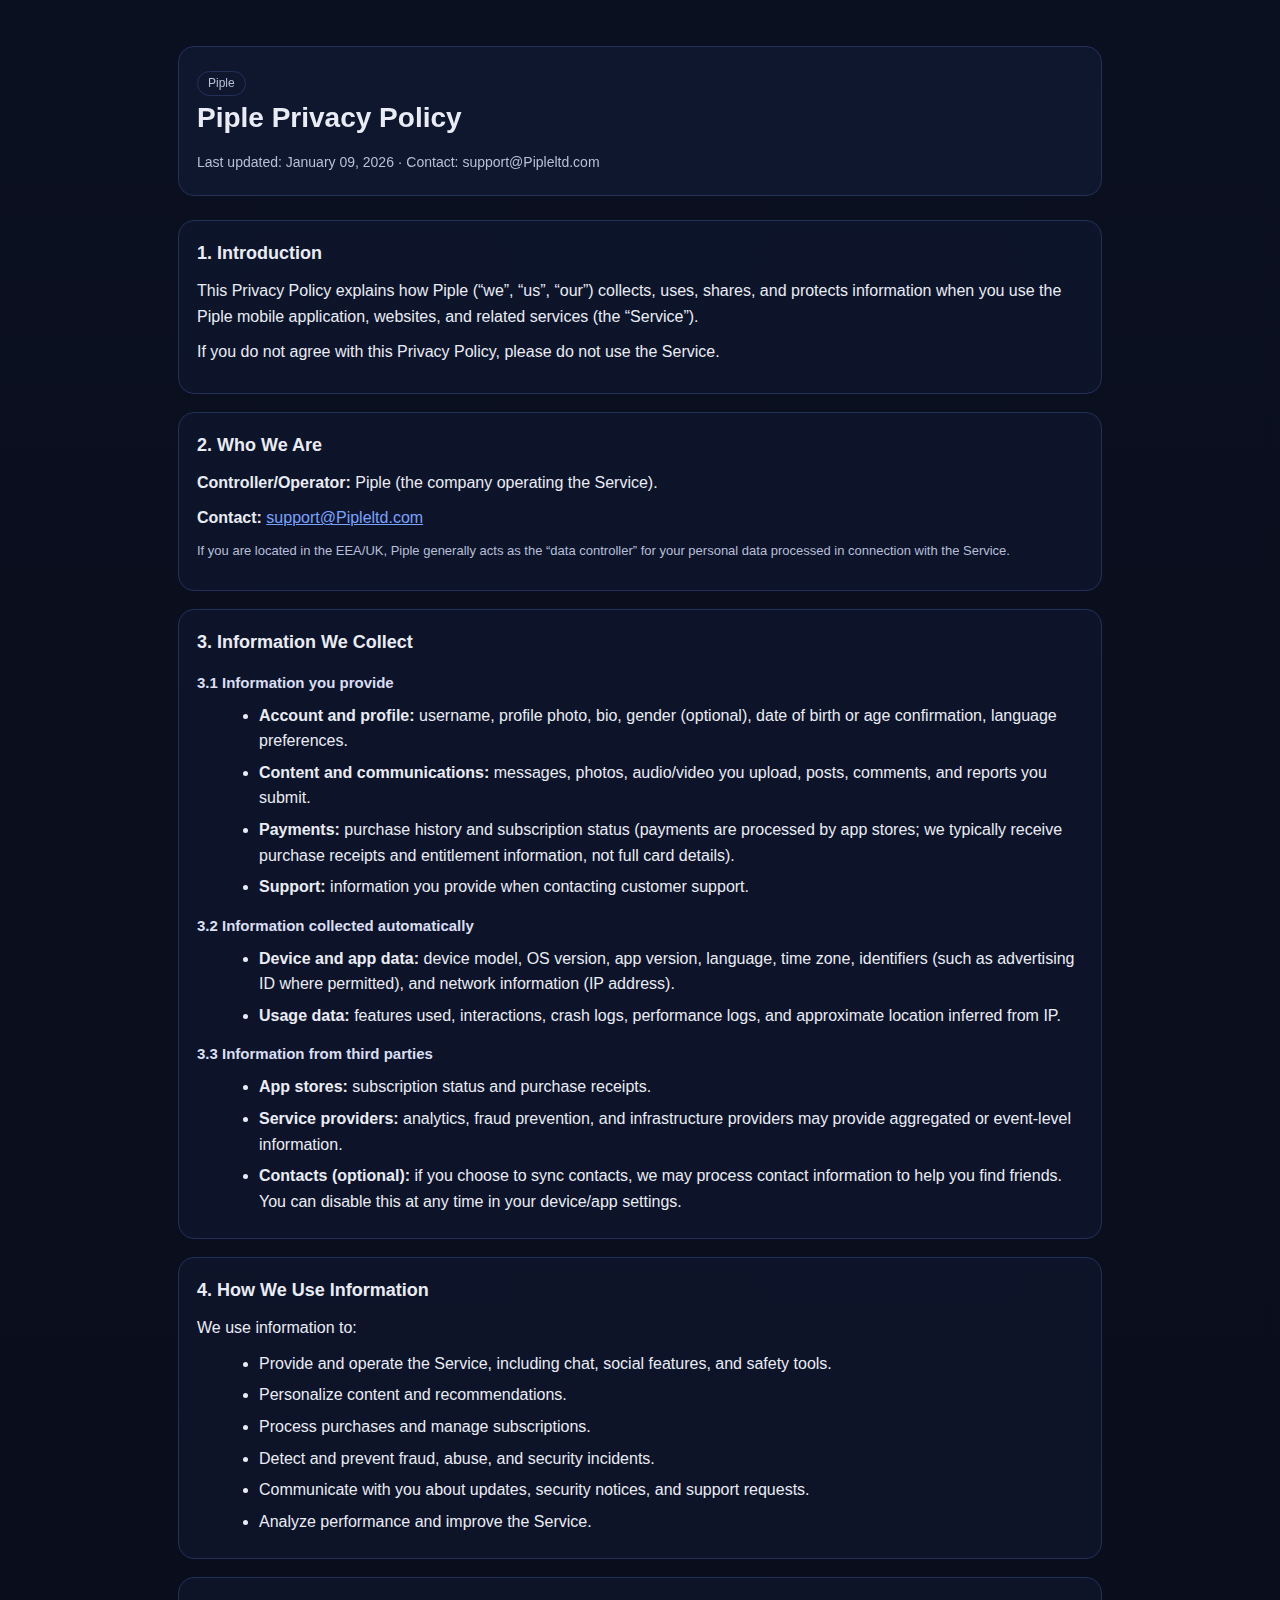
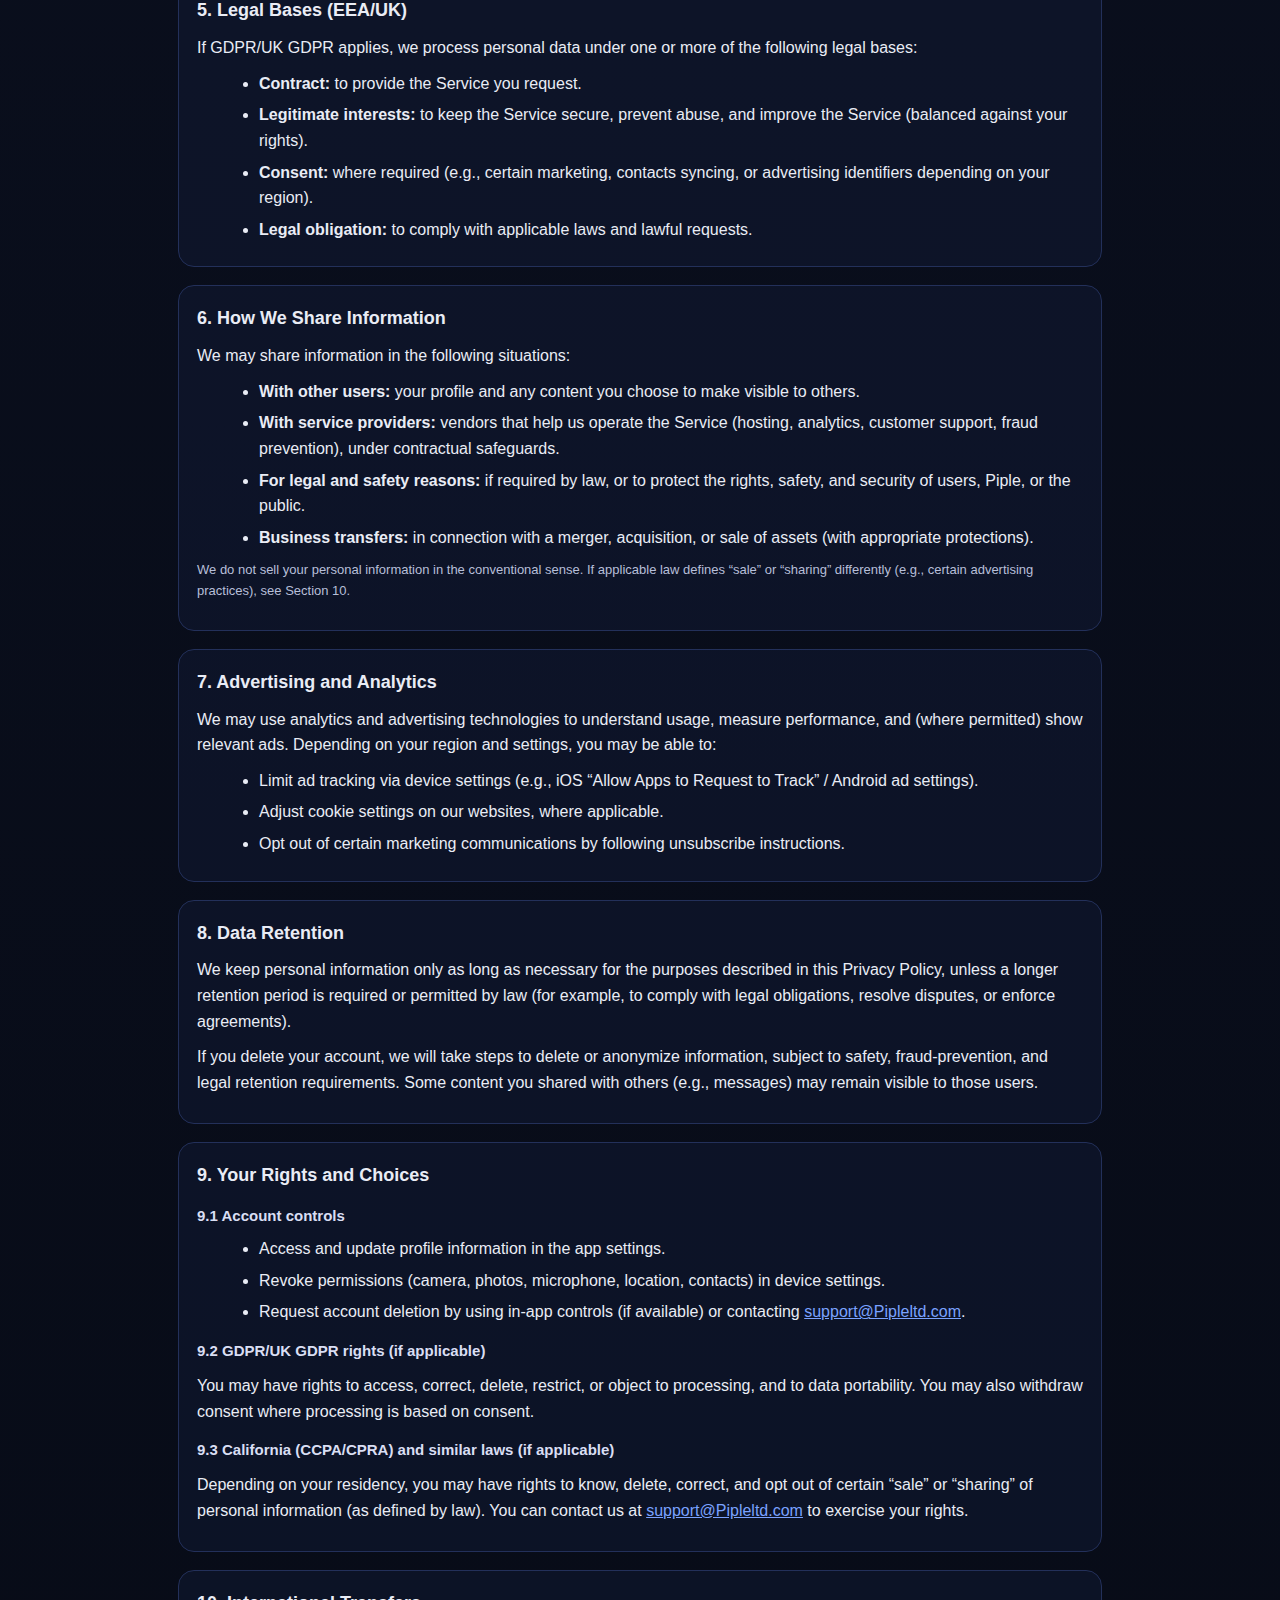
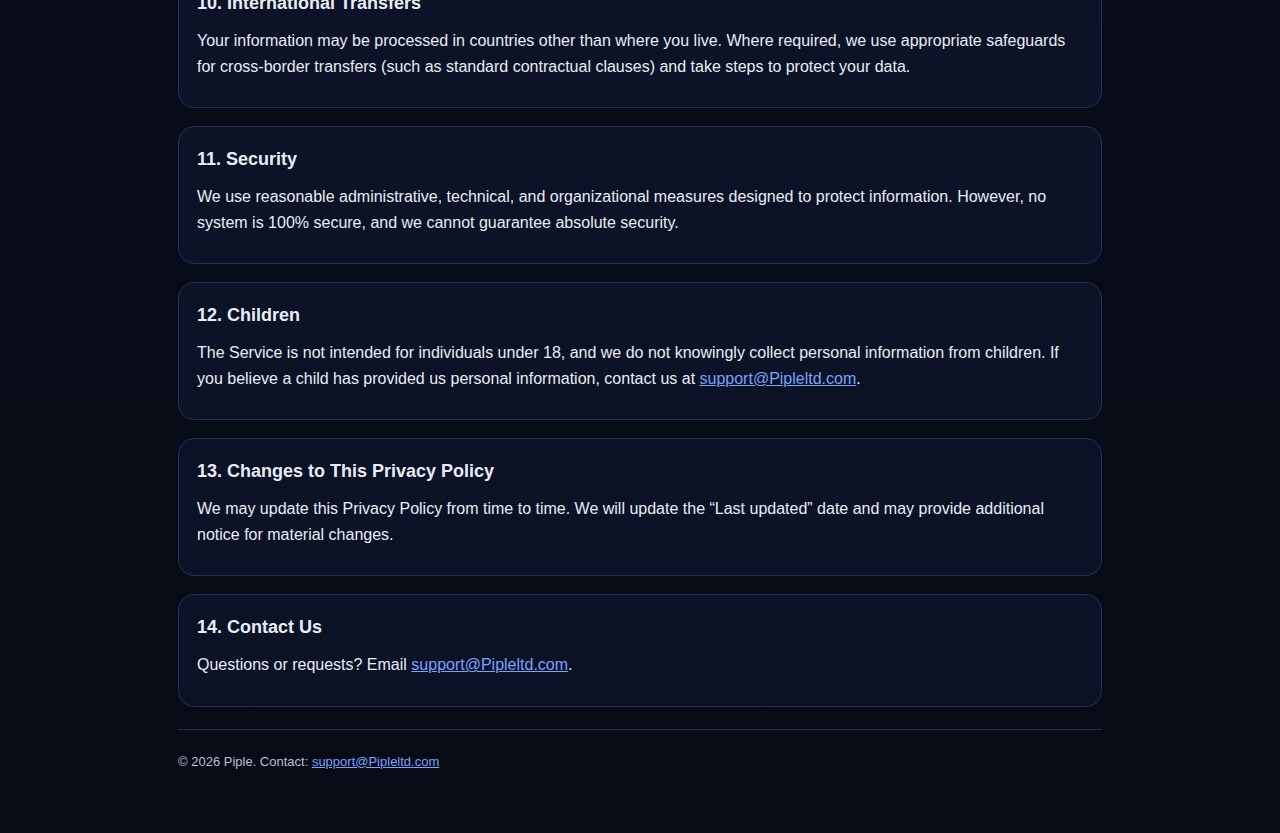
<file: privacy.html>
<!doctype html>
<html lang="en">
<head>
  <meta charset="utf-8" />
  <meta name="viewport" content="width=device-width,initial-scale=1" />
  <title>Piple Privacy Policy</title>
  <style>
:root{--bg:#0b1020;--card:#111a33;--text:#e9ecf5;--muted:#b7bfd9;--link:#7aa2ff;--border:#23305a}
*{box-sizing:border-box}
body{margin:0;font-family:-apple-system,BlinkMacSystemFont,"Segoe UI",Roboto,Helvetica,Arial,"Noto Sans","Apple Color Emoji","Segoe UI Emoji";background:linear-gradient(180deg,var(--bg),#070b16);color:var(--text);line-height:1.6}
a{color:var(--link)}
.container{max-width:960px;margin:0 auto;padding:28px 18px 60px}
header{padding:22px 18px;margin:18px 0 24px;border:1px solid var(--border);border-radius:16px;background:rgba(17,26,51,.75);backdrop-filter:blur(8px)}
h1{font-size:28px;margin:0 0 10px}
.meta{color:var(--muted);font-size:14px}
section{margin:18px 0;padding:18px;border:1px solid var(--border);border-radius:16px;background:rgba(17,26,51,.55)}
h2{font-size:18px;margin:0 0 10px}
h3{font-size:15px;margin:14px 0 8px;color:#d9def3}
p{margin:10px 0;color:var(--text)}
ul{margin:8px 0 0 22px}
li{margin:6px 0;color:var(--text)}
.note{color:var(--muted);font-size:13px}
hr{border:none;border-top:1px solid var(--border);margin:22px 0}
.small{font-size:13px;color:var(--muted)}
.badge{display:inline-block;padding:2px 10px;border-radius:999px;border:1px solid var(--border);color:var(--muted);font-size:12px}
</style>
</head>
<body>
  <div class="container">
    <header>
      <div class="badge">Piple</div>
      <h1>Piple Privacy Policy</h1>
      <div class="meta">Last updated: January 09, 2026 · Contact: support@Pipleltd.com</div>
    </header>
    
<section>
  <h2>1. Introduction</h2>
  <p>This Privacy Policy explains how Piple (“we”, “us”, “our”) collects, uses, shares, and protects information when you use the Piple mobile application, websites, and related services (the “Service”).</p>
  <p>If you do not agree with this Privacy Policy, please do not use the Service.</p>
</section>

<section>
  <h2>2. Who We Are</h2>
  <p><strong>Controller/Operator:</strong> Piple (the company operating the Service).</p>
  <p><strong>Contact:</strong> <a href="mailto:support@Pipleltd.com">support@Pipleltd.com</a></p>
  <p class="note">If you are located in the EEA/UK, Piple generally acts as the “data controller” for your personal data processed in connection with the Service.</p>
</section>

<section>
  <h2>3. Information We Collect</h2>
  <h3>3.1 Information you provide</h3>
  <ul>
    <li><strong>Account and profile:</strong> username, profile photo, bio, gender (optional), date of birth or age confirmation, language preferences.</li>
    <li><strong>Content and communications:</strong> messages, photos, audio/video you upload, posts, comments, and reports you submit.</li>
    <li><strong>Payments:</strong> purchase history and subscription status (payments are processed by app stores; we typically receive purchase receipts and entitlement information, not full card details).</li>
    <li><strong>Support:</strong> information you provide when contacting customer support.</li>
  </ul>

  <h3>3.2 Information collected automatically</h3>
  <ul>
    <li><strong>Device and app data:</strong> device model, OS version, app version, language, time zone, identifiers (such as advertising ID where permitted), and network information (IP address).</li>
    <li><strong>Usage data:</strong> features used, interactions, crash logs, performance logs, and approximate location inferred from IP.</li>
  </ul>

  <h3>3.3 Information from third parties</h3>
  <ul>
    <li><strong>App stores:</strong> subscription status and purchase receipts.</li>
    <li><strong>Service providers:</strong> analytics, fraud prevention, and infrastructure providers may provide aggregated or event-level information.</li>
    <li><strong>Contacts (optional):</strong> if you choose to sync contacts, we may process contact information to help you find friends. You can disable this at any time in your device/app settings.</li>
  </ul>
</section>

<section>
  <h2>4. How We Use Information</h2>
  <p>We use information to:</p>
  <ul>
    <li>Provide and operate the Service, including chat, social features, and safety tools.</li>
    <li>Personalize content and recommendations.</li>
    <li>Process purchases and manage subscriptions.</li>
    <li>Detect and prevent fraud, abuse, and security incidents.</li>
    <li>Communicate with you about updates, security notices, and support requests.</li>
    <li>Analyze performance and improve the Service.</li>
  </ul>
</section>

<section>
  <h2>5. Legal Bases (EEA/UK)</h2>
  <p>If GDPR/UK GDPR applies, we process personal data under one or more of the following legal bases:</p>
  <ul>
    <li><strong>Contract:</strong> to provide the Service you request.</li>
    <li><strong>Legitimate interests:</strong> to keep the Service secure, prevent abuse, and improve the Service (balanced against your rights).</li>
    <li><strong>Consent:</strong> where required (e.g., certain marketing, contacts syncing, or advertising identifiers depending on your region).</li>
    <li><strong>Legal obligation:</strong> to comply with applicable laws and lawful requests.</li>
  </ul>
</section>

<section>
  <h2>6. How We Share Information</h2>
  <p>We may share information in the following situations:</p>
  <ul>
    <li><strong>With other users:</strong> your profile and any content you choose to make visible to others.</li>
    <li><strong>With service providers:</strong> vendors that help us operate the Service (hosting, analytics, customer support, fraud prevention), under contractual safeguards.</li>
    <li><strong>For legal and safety reasons:</strong> if required by law, or to protect the rights, safety, and security of users, Piple, or the public.</li>
    <li><strong>Business transfers:</strong> in connection with a merger, acquisition, or sale of assets (with appropriate protections).</li>
  </ul>
  <p class="note">We do not sell your personal information in the conventional sense. If applicable law defines “sale” or “sharing” differently (e.g., certain advertising practices), see Section 10.</p>
</section>

<section>
  <h2>7. Advertising and Analytics</h2>
  <p>We may use analytics and advertising technologies to understand usage, measure performance, and (where permitted) show relevant ads. Depending on your region and settings, you may be able to:</p>
  <ul>
    <li>Limit ad tracking via device settings (e.g., iOS “Allow Apps to Request to Track” / Android ad settings).</li>
    <li>Adjust cookie settings on our websites, where applicable.</li>
    <li>Opt out of certain marketing communications by following unsubscribe instructions.</li>
  </ul>
</section>

<section>
  <h2>8. Data Retention</h2>
  <p>We keep personal information only as long as necessary for the purposes described in this Privacy Policy, unless a longer retention period is required or permitted by law (for example, to comply with legal obligations, resolve disputes, or enforce agreements).</p>
  <p>If you delete your account, we will take steps to delete or anonymize information, subject to safety, fraud-prevention, and legal retention requirements. Some content you shared with others (e.g., messages) may remain visible to those users.</p>
</section>

<section>
  <h2>9. Your Rights and Choices</h2>
  <h3>9.1 Account controls</h3>
  <ul>
    <li>Access and update profile information in the app settings.</li>
    <li>Revoke permissions (camera, photos, microphone, location, contacts) in device settings.</li>
    <li>Request account deletion by using in-app controls (if available) or contacting <a href="mailto:support@Pipleltd.com">support@Pipleltd.com</a>.</li>
  </ul>

  <h3>9.2 GDPR/UK GDPR rights (if applicable)</h3>
  <p>You may have rights to access, correct, delete, restrict, or object to processing, and to data portability. You may also withdraw consent where processing is based on consent.</p>

  <h3>9.3 California (CCPA/CPRA) and similar laws (if applicable)</h3>
  <p>Depending on your residency, you may have rights to know, delete, correct, and opt out of certain “sale” or “sharing” of personal information (as defined by law). You can contact us at <a href="mailto:support@Pipleltd.com">support@Pipleltd.com</a> to exercise your rights.</p>
</section>

<section>
  <h2>10. International Transfers</h2>
  <p>Your information may be processed in countries other than where you live. Where required, we use appropriate safeguards for cross-border transfers (such as standard contractual clauses) and take steps to protect your data.</p>
</section>

<section>
  <h2>11. Security</h2>
  <p>We use reasonable administrative, technical, and organizational measures designed to protect information. However, no system is 100% secure, and we cannot guarantee absolute security.</p>
</section>

<section>
  <h2>12. Children</h2>
  <p>The Service is not intended for individuals under 18, and we do not knowingly collect personal information from children. If you believe a child has provided us personal information, contact us at <a href="mailto:support@Pipleltd.com">support@Pipleltd.com</a>.</p>
</section>

<section>
  <h2>13. Changes to This Privacy Policy</h2>
  <p>We may update this Privacy Policy from time to time. We will update the “Last updated” date and may provide additional notice for material changes.</p>
</section>

<section>
  <h2>14. Contact Us</h2>
  <p>Questions or requests? Email <a href="mailto:support@Pipleltd.com">support@Pipleltd.com</a>.</p>
</section>

    <hr />
    <div class="small">
      © 2026 Piple. Contact: <a href="mailto:support@Pipleltd.com">support@Pipleltd.com</a>
    </div>
  </div>
</body>
</html>
</file>
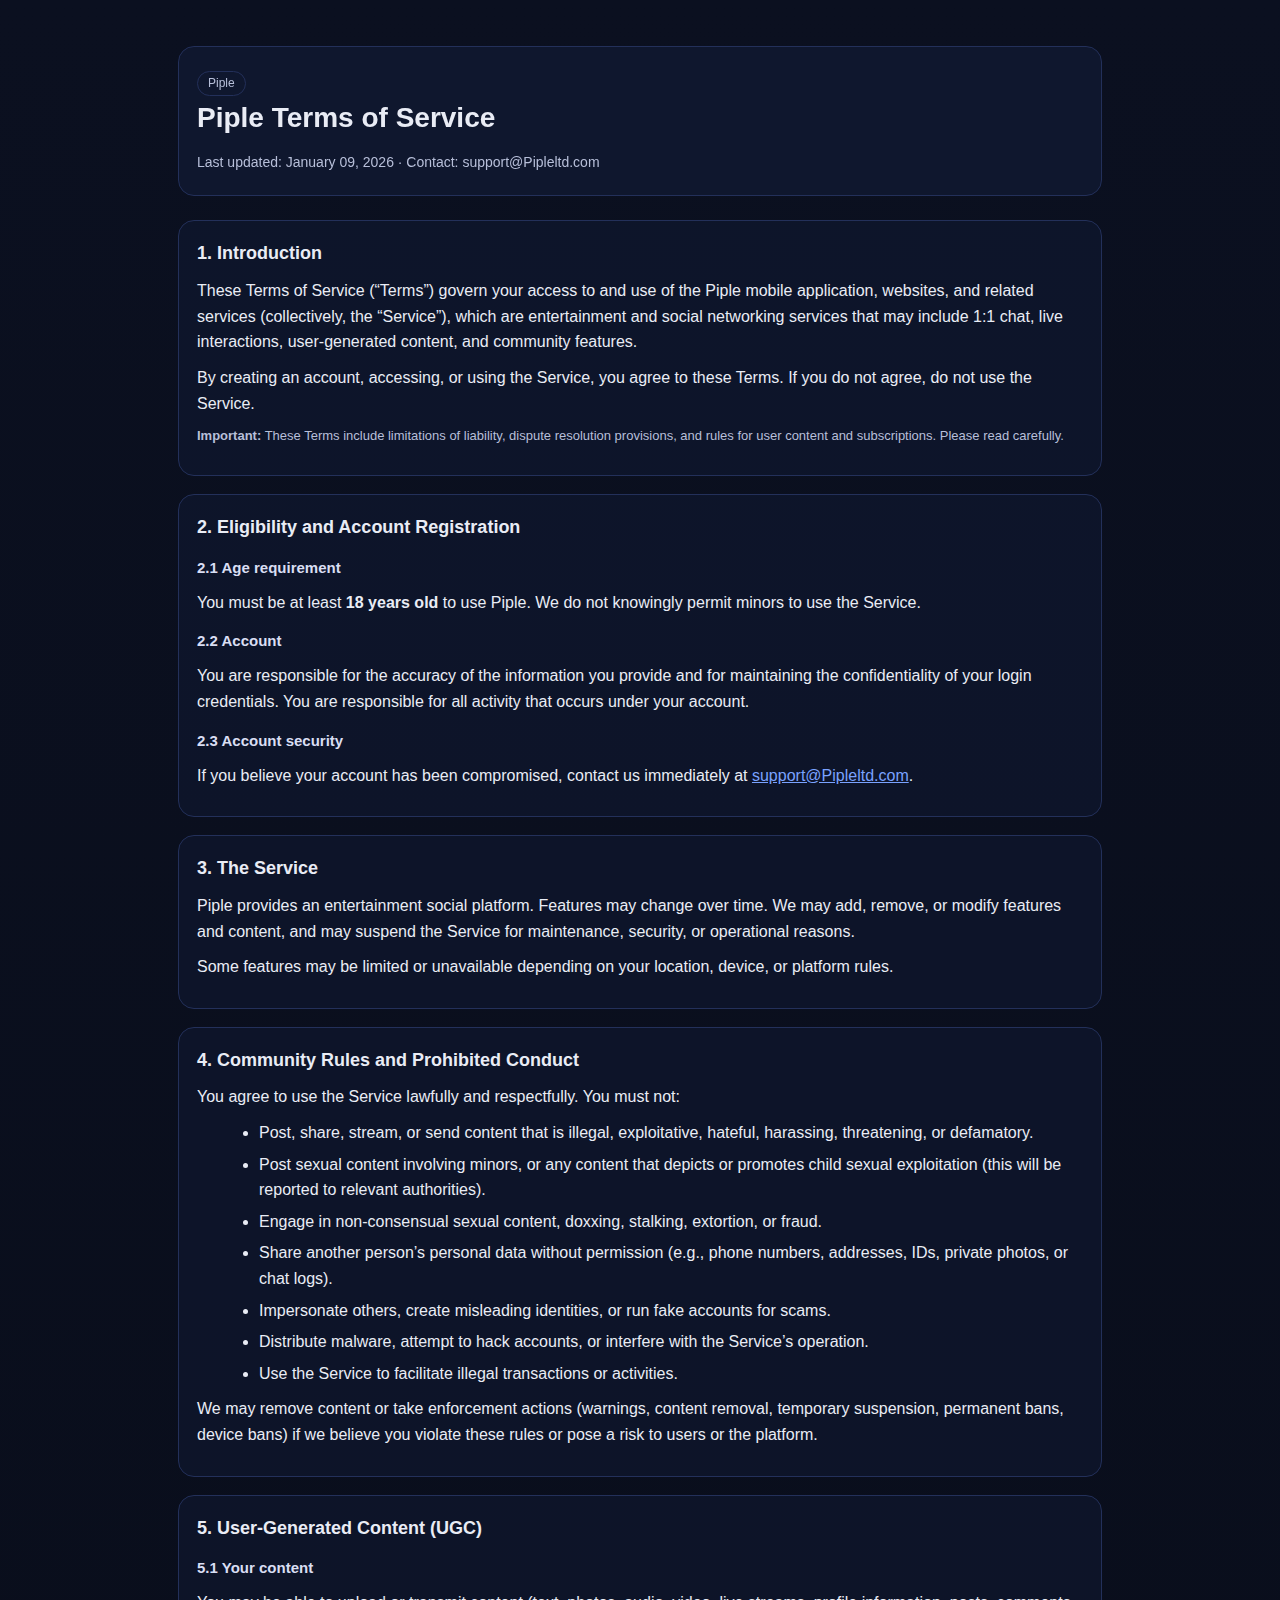
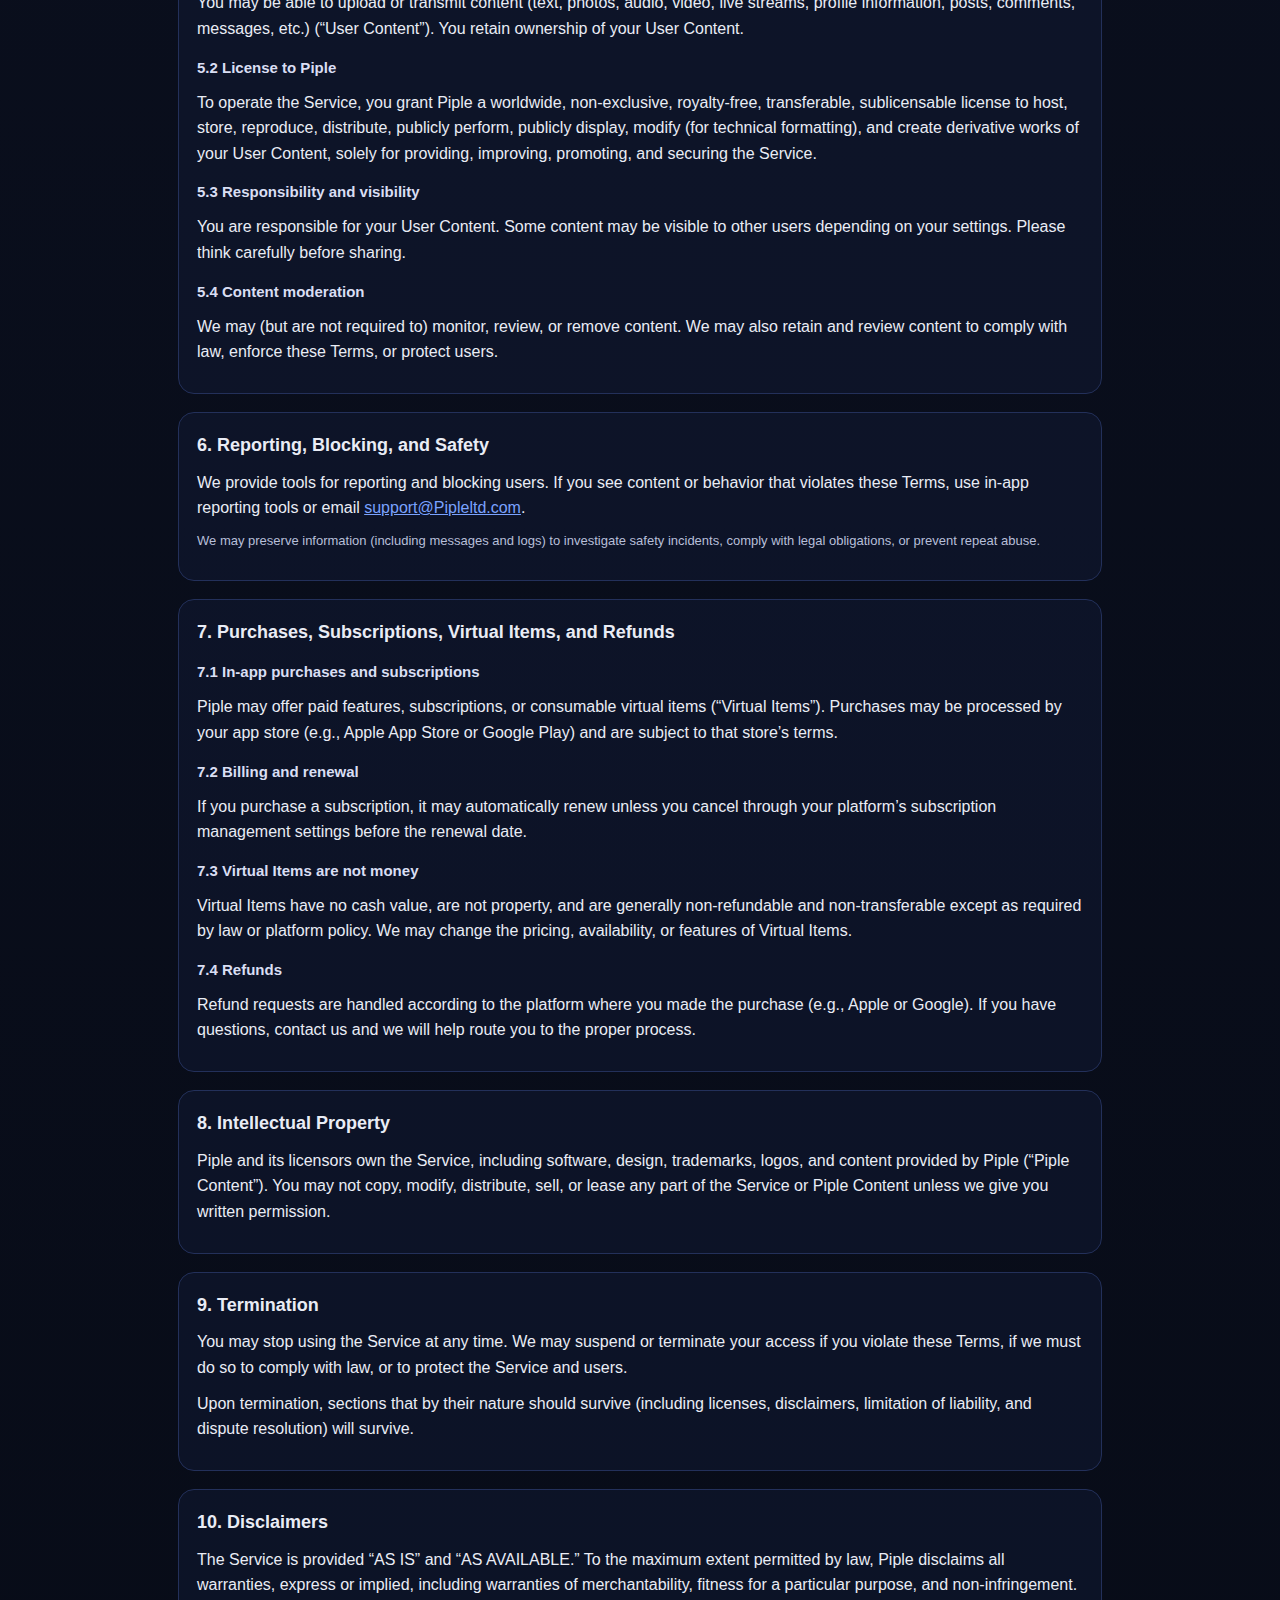
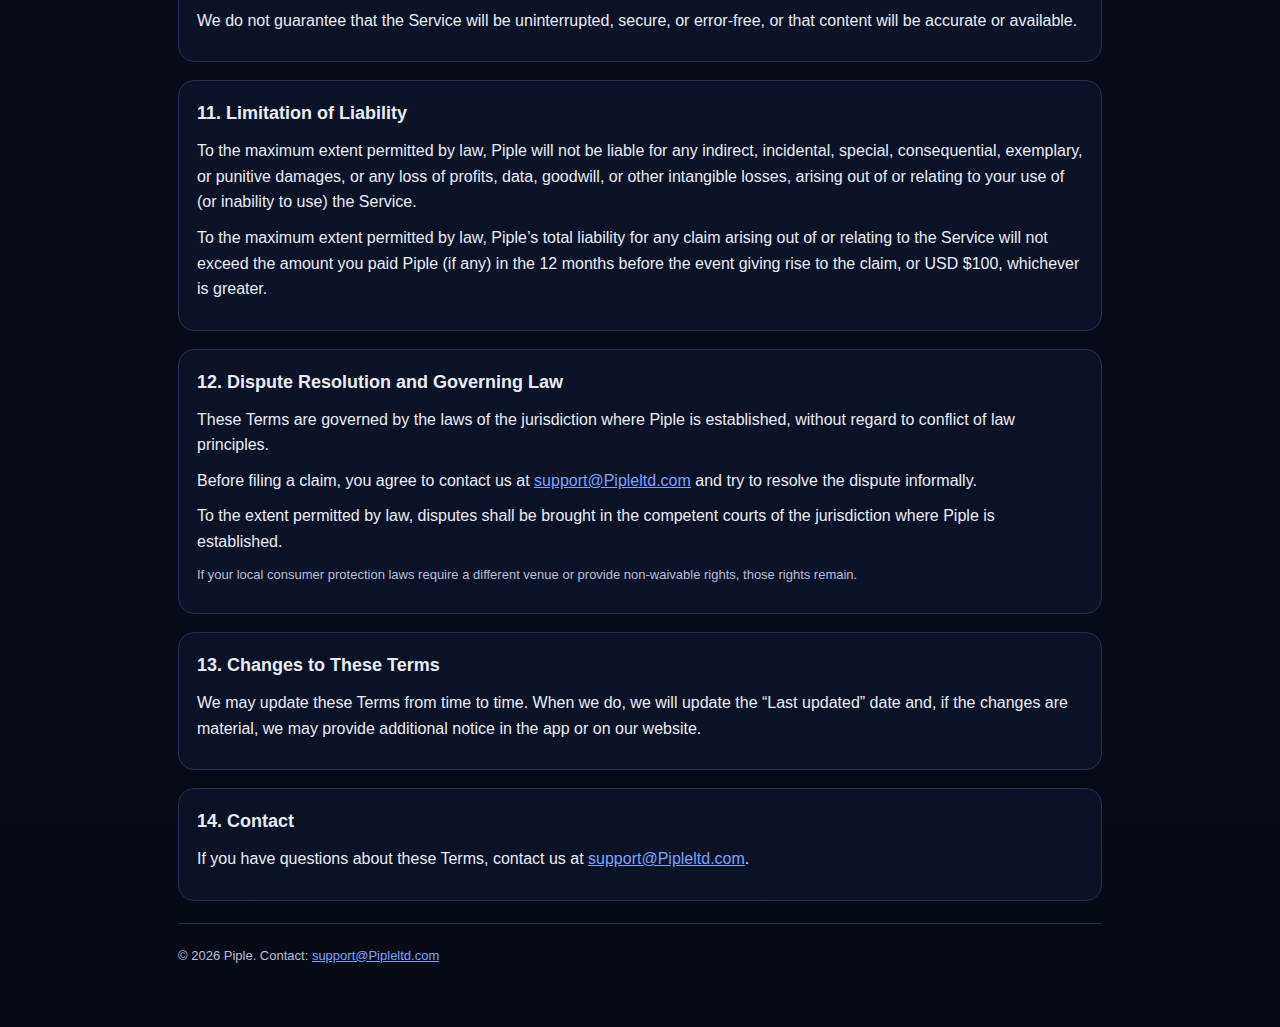
<file: terms.html>
<!doctype html>
<html lang="en">
<head>
  <meta charset="utf-8" />
  <meta name="viewport" content="width=device-width,initial-scale=1" />
  <title>Piple Terms of Service</title>
  <style>
:root{--bg:#0b1020;--card:#111a33;--text:#e9ecf5;--muted:#b7bfd9;--link:#7aa2ff;--border:#23305a}
*{box-sizing:border-box}
body{margin:0;font-family:-apple-system,BlinkMacSystemFont,"Segoe UI",Roboto,Helvetica,Arial,"Noto Sans","Apple Color Emoji","Segoe UI Emoji";background:linear-gradient(180deg,var(--bg),#070b16);color:var(--text);line-height:1.6}
a{color:var(--link)}
.container{max-width:960px;margin:0 auto;padding:28px 18px 60px}
header{padding:22px 18px;margin:18px 0 24px;border:1px solid var(--border);border-radius:16px;background:rgba(17,26,51,.75);backdrop-filter:blur(8px)}
h1{font-size:28px;margin:0 0 10px}
.meta{color:var(--muted);font-size:14px}
section{margin:18px 0;padding:18px;border:1px solid var(--border);border-radius:16px;background:rgba(17,26,51,.55)}
h2{font-size:18px;margin:0 0 10px}
h3{font-size:15px;margin:14px 0 8px;color:#d9def3}
p{margin:10px 0;color:var(--text)}
ul{margin:8px 0 0 22px}
li{margin:6px 0;color:var(--text)}
.note{color:var(--muted);font-size:13px}
hr{border:none;border-top:1px solid var(--border);margin:22px 0}
.small{font-size:13px;color:var(--muted)}
.badge{display:inline-block;padding:2px 10px;border-radius:999px;border:1px solid var(--border);color:var(--muted);font-size:12px}
</style>
</head>
<body>
  <div class="container">
    <header>
      <div class="badge">Piple</div>
      <h1>Piple Terms of Service</h1>
      <div class="meta">Last updated: January 09, 2026 · Contact: support@Pipleltd.com</div>
    </header>
    
<section>
  <h2>1. Introduction</h2>
  <p>These Terms of Service (“Terms”) govern your access to and use of the Piple mobile application, websites, and related services (collectively, the “Service”), which are entertainment and social networking services that may include 1:1 chat, live interactions, user-generated content, and community features.</p>
  <p>By creating an account, accessing, or using the Service, you agree to these Terms. If you do not agree, do not use the Service.</p>
  <p class="note"><strong>Important:</strong> These Terms include limitations of liability, dispute resolution provisions, and rules for user content and subscriptions. Please read carefully.</p>
</section>

<section>
  <h2>2. Eligibility and Account Registration</h2>
  <h3>2.1 Age requirement</h3>
  <p>You must be at least <strong>18 years old</strong> to use Piple. We do not knowingly permit minors to use the Service.</p>
  <h3>2.2 Account</h3>
  <p>You are responsible for the accuracy of the information you provide and for maintaining the confidentiality of your login credentials. You are responsible for all activity that occurs under your account.</p>
  <h3>2.3 Account security</h3>
  <p>If you believe your account has been compromised, contact us immediately at <a href="mailto:support@Pipleltd.com">support@Pipleltd.com</a>.</p>
</section>

<section>
  <h2>3. The Service</h2>
  <p>Piple provides an entertainment social platform. Features may change over time. We may add, remove, or modify features and content, and may suspend the Service for maintenance, security, or operational reasons.</p>
  <p>Some features may be limited or unavailable depending on your location, device, or platform rules.</p>
</section>

<section>
  <h2>4. Community Rules and Prohibited Conduct</h2>
  <p>You agree to use the Service lawfully and respectfully. You must not:</p>
  <ul>
    <li>Post, share, stream, or send content that is illegal, exploitative, hateful, harassing, threatening, or defamatory.</li>
    <li>Post sexual content involving minors, or any content that depicts or promotes child sexual exploitation (this will be reported to relevant authorities).</li>
    <li>Engage in non-consensual sexual content, doxxing, stalking, extortion, or fraud.</li>
    <li>Share another person’s personal data without permission (e.g., phone numbers, addresses, IDs, private photos, or chat logs).</li>
    <li>Impersonate others, create misleading identities, or run fake accounts for scams.</li>
    <li>Distribute malware, attempt to hack accounts, or interfere with the Service’s operation.</li>
    <li>Use the Service to facilitate illegal transactions or activities.</li>
  </ul>
  <p>We may remove content or take enforcement actions (warnings, content removal, temporary suspension, permanent bans, device bans) if we believe you violate these rules or pose a risk to users or the platform.</p>
</section>

<section>
  <h2>5. User-Generated Content (UGC)</h2>
  <h3>5.1 Your content</h3>
  <p>You may be able to upload or transmit content (text, photos, audio, video, live streams, profile information, posts, comments, messages, etc.) (“User Content”). You retain ownership of your User Content.</p>
  <h3>5.2 License to Piple</h3>
  <p>To operate the Service, you grant Piple a worldwide, non-exclusive, royalty-free, transferable, sublicensable license to host, store, reproduce, distribute, publicly perform, publicly display, modify (for technical formatting), and create derivative works of your User Content, solely for providing, improving, promoting, and securing the Service.</p>
  <h3>5.3 Responsibility and visibility</h3>
  <p>You are responsible for your User Content. Some content may be visible to other users depending on your settings. Please think carefully before sharing.</p>
  <h3>5.4 Content moderation</h3>
  <p>We may (but are not required to) monitor, review, or remove content. We may also retain and review content to comply with law, enforce these Terms, or protect users.</p>
</section>

<section>
  <h2>6. Reporting, Blocking, and Safety</h2>
  <p>We provide tools for reporting and blocking users. If you see content or behavior that violates these Terms, use in-app reporting tools or email <a href="mailto:support@Pipleltd.com">support@Pipleltd.com</a>.</p>
  <p class="note">We may preserve information (including messages and logs) to investigate safety incidents, comply with legal obligations, or prevent repeat abuse.</p>
</section>

<section>
  <h2>7. Purchases, Subscriptions, Virtual Items, and Refunds</h2>
  <h3>7.1 In-app purchases and subscriptions</h3>
  <p>Piple may offer paid features, subscriptions, or consumable virtual items (“Virtual Items”). Purchases may be processed by your app store (e.g., Apple App Store or Google Play) and are subject to that store’s terms.</p>
  <h3>7.2 Billing and renewal</h3>
  <p>If you purchase a subscription, it may automatically renew unless you cancel through your platform’s subscription management settings before the renewal date.</p>
  <h3>7.3 Virtual Items are not money</h3>
  <p>Virtual Items have no cash value, are not property, and are generally non-refundable and non-transferable except as required by law or platform policy. We may change the pricing, availability, or features of Virtual Items.</p>
  <h3>7.4 Refunds</h3>
  <p>Refund requests are handled according to the platform where you made the purchase (e.g., Apple or Google). If you have questions, contact us and we will help route you to the proper process.</p>
</section>

<section>
  <h2>8. Intellectual Property</h2>
  <p>Piple and its licensors own the Service, including software, design, trademarks, logos, and content provided by Piple (“Piple Content”). You may not copy, modify, distribute, sell, or lease any part of the Service or Piple Content unless we give you written permission.</p>
</section>

<section>
  <h2>9. Termination</h2>
  <p>You may stop using the Service at any time. We may suspend or terminate your access if you violate these Terms, if we must do so to comply with law, or to protect the Service and users.</p>
  <p>Upon termination, sections that by their nature should survive (including licenses, disclaimers, limitation of liability, and dispute resolution) will survive.</p>
</section>

<section>
  <h2>10. Disclaimers</h2>
  <p>The Service is provided “AS IS” and “AS AVAILABLE.” To the maximum extent permitted by law, Piple disclaims all warranties, express or implied, including warranties of merchantability, fitness for a particular purpose, and non-infringement.</p>
  <p>We do not guarantee that the Service will be uninterrupted, secure, or error-free, or that content will be accurate or available.</p>
</section>

<section>
  <h2>11. Limitation of Liability</h2>
  <p>To the maximum extent permitted by law, Piple will not be liable for any indirect, incidental, special, consequential, exemplary, or punitive damages, or any loss of profits, data, goodwill, or other intangible losses, arising out of or relating to your use of (or inability to use) the Service.</p>
  <p>To the maximum extent permitted by law, Piple’s total liability for any claim arising out of or relating to the Service will not exceed the amount you paid Piple (if any) in the 12 months before the event giving rise to the claim, or USD $100, whichever is greater.</p>
</section>

<section>
  <h2>12. Dispute Resolution and Governing Law</h2>
  <p>These Terms are governed by the laws of the jurisdiction where Piple is established, without regard to conflict of law principles.</p>
  <p>Before filing a claim, you agree to contact us at <a href="mailto:support@Pipleltd.com">support@Pipleltd.com</a> and try to resolve the dispute informally.</p>
  <p>To the extent permitted by law, disputes shall be brought in the competent courts of the jurisdiction where Piple is established.</p>
  <p class="note">If your local consumer protection laws require a different venue or provide non-waivable rights, those rights remain.</p>
</section>

<section>
  <h2>13. Changes to These Terms</h2>
  <p>We may update these Terms from time to time. When we do, we will update the “Last updated” date and, if the changes are material, we may provide additional notice in the app or on our website.</p>
</section>

<section>
  <h2>14. Contact</h2>
  <p>If you have questions about these Terms, contact us at <a href="mailto:support@Pipleltd.com">support@Pipleltd.com</a>.</p>
</section>

    <hr />
    <div class="small">
      © 2026 Piple. Contact: <a href="mailto:support@Pipleltd.com">support@Pipleltd.com</a>
    </div>
  </div>
</body>
</html>
</file>
